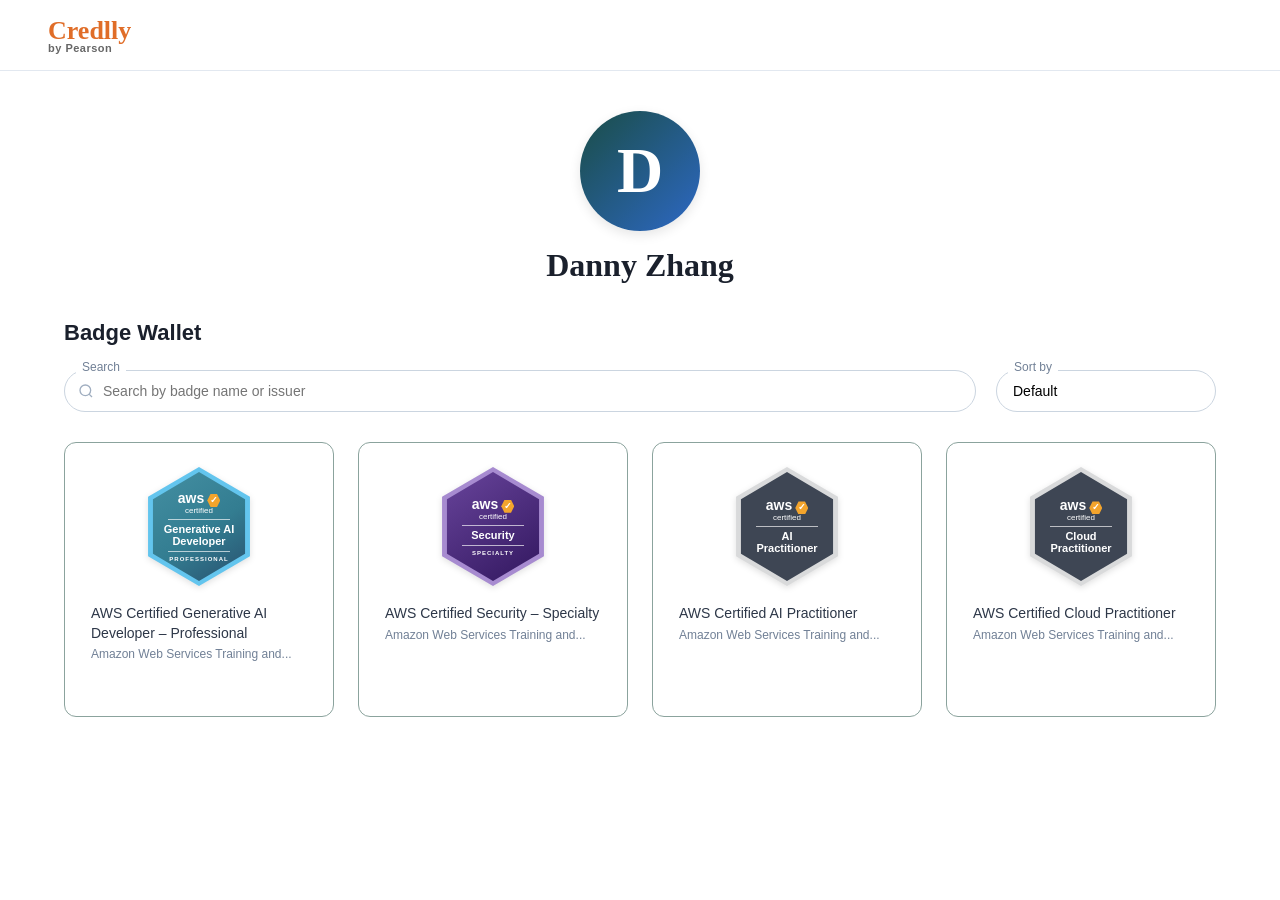
<file: index.html>
<!DOCTYPE html>
<html lang="en">
<head>
  <meta charset="UTF-8">
  <meta name="viewport" content="width=device-width, initial-scale=1.0">
  <title>Danny Zhang - Credlly Profile</title>
  <style>
    * {
      box-sizing: border-box;
      margin: 0;
      padding: 0;
    }
    body {
      font-family: -apple-system, BlinkMacSystemFont, "Segoe UI", Roboto, Helvetica, Arial, sans-serif;
      color: #2b2b2b;
      background-color: #ffffff;
      padding-bottom: 60px;
    }
    header {
      display: flex;
      justify-content: space-between;
      align-items: center;
      padding: 16px 48px;
      border-bottom: 1px solid #e2e8f0;
    }
    .brand-section {
      display: flex;
      align-items: center;
      gap: 24px;
    }
    .logo {
      font-weight: 800;
      font-size: 26px;
      color: #e06d28;
      text-decoration: none;
      font-family: Georgia, serif;
    }
    .logo span {
      font-size: 11px;
      display: block;
      color: #666;
      font-family: sans-serif;
      letter-spacing: 0.5px;
      margin-top: -4px;
    }
    .search-bar-header {
      display: flex;
      align-items: center;
      border: 1px solid #718096;
      border-radius: 20px;
      padding: 8px 16px;
      width: 480px;
      background: #fff;
    }
    .search-bar-header input {
      border: none;
      outline: none;
      width: 100%;
      margin-left: 8px;
      font-size: 14px;
      color: #4a5568;
    }
    .auth-buttons {
      display: flex;
      gap: 12px;
    }
    .btn-outline {
      padding: 8px 18px;
      border: 1.5px solid #1a4d46;
      color: #1a4d46;
      border-radius: 4px;
      font-weight: 600;
      text-decoration: none;
      font-size: 14px;
    }
    .btn-solid {
      padding: 8px 18px;
      background-color: #1a4d46;
      color: #ffffff;
      border-radius: 4px;
      font-weight: 600;
      text-decoration: none;
      font-size: 14px;
    }
    .profile-container {
      text-align: center;
      padding: 40px 20px 30px;
    }
    .profile-name {
      font-family: Georgia, serif;
      font-size: 32px;
      font-weight: 700;
      color: #1a202c;
      margin-bottom: 6px;
    }
    .profile-title {
      font-size: 15px;
      color: #4a5568;
      margin-bottom: 12px;
      font-weight: 500;
    }
    .social-icon {
      display: inline-flex;
      align-items: center;
      justify-content: center;
      width: 20px;
      height: 20px;
      background-color: #0077b5;
      color: white;
      border-radius: 2px;
      font-size: 12px;
      font-weight: bold;
      text-decoration: none;
    }
    .content-section {
      max-width: 1200px;
      margin: 0 auto;
      padding: 0 24px;
    }
    .section-title {
      font-size: 22px;
      font-weight: 700;
      color: #1a202c;
      margin-bottom: 24px;
    }
    .controls-row {
      display: flex;
      justify-content: space-between;
      gap: 20px;
      margin-bottom: 30px;
    }
    .search-filter-box {
      flex: 1;
      position: relative;
    }
    .search-filter-box label {
      position: absolute;
      top: -10px;
      left: 12px;
      background: white;
      padding: 0 6px;
      font-size: 12px;
      color: #718096;
    }
    .search-filter-input {
      width: 100%;
      padding: 12px 14px 12px 38px;
      border: 1px solid #cbd5e0;
      border-radius: 24px;
      font-size: 14px;
      outline: none;
    }
    .search-icon {
      position: absolute;
      left: 14px;
      top: 50%;
      transform: translateY(-50%);
      color: #a0aec0;
    }
    .sort-box {
      position: relative;
      width: 220px;
    }
    .sort-box label {
      position: absolute;
      top: -10px;
      left: 12px;
      background: white;
      padding: 0 6px;
      font-size: 12px;
      color: #718096;
    }
    .avatar-letter {
      width: 120px;
    height: 120px;
    border-radius: 50%;

    background: linear-gradient(135deg, #1a4d46 0%, #2d68c4 100%);
    color: #ffffff;

    font-family: Georgia, serif;
    font-size: 64px;
    font-weight: bold;

    display: flex;
    align-items: center;
    justify-content: center;

    /* Center above Danny Zhang */
    margin: 0 auto 16px;

    box-shadow: 0 4px 12px rgba(0, 0, 0, 0.1);
    }
    .sort-select {
      width: 100%;
      padding: 12px 16px;
      border: 1px solid #cbd5e0;
      border-radius: 24px;
      font-size: 14px;
      outline: none;
      background: white;
      appearance: none;
      cursor: pointer;
    }
    .badge-grid {
      display: grid;
      grid-template-columns: repeat(auto-fill, minmax(250px, 1fr));
      gap: 24px;
    }

    .badge-card {
  border: 1px solid #8ba39d;
  border-radius: 12px;
  padding: 24px 26px;
  min-height: 275px;

  text-align: left;
  text-decoration: none;
  color: inherit;

  background: #ffffff;
  display: flex;
  flex-direction: column;
  align-items: center;
  justify-content: flex-start;

  transition: transform 0.2s, box-shadow 0.2s;
}

.badge-card:hover {
  transform: translateY(-4px);
  box-shadow: 0 10px 20px rgba(0, 0, 0, 0.08);
}
    /* .badge-icon-wrap {
      height: 140px;
      display: flex;
      align-items: center;
      justify-content: center;
      margin-bottom: 20px;
      width: 100%;
    } */
    
    /* Hexagonal AWS badge artwork */
.badge-icon-wrap {
  height: 125px;
  display: flex;
  align-items: flex-start;
  justify-content: center;
  margin-bottom: 8px;
  width: 100%;
}
.badge-title {
  width: 100%;
  text-align: left;
  font-size: 14px;
  font-weight: 400;
  color: #2d3748;
  line-height: 1.4;
  margin-bottom: 4px;
}

.badge-issuer {
  width: 100%;
  text-align: left;
  font-size: 12px;
  color: #718096;
  margin-bottom: 10px;
}
.badge-art {
  width: 104px;
  height: 119px;
  flex-shrink: 0;
  margin: 0 auto 18px;
  filter: drop-shadow(0 2px 3px rgba(0, 0, 0, 0.12));
}

.badge-art-border {
  width: 100%;
  height: 100%;
  background: var(--badge-border);
  clip-path: polygon(
    50% 0%,
    99% 25%,
    99% 75%,
    50% 100%,
    1% 75%,
    1% 25%
  );
  padding: 5px;
}

.badge-art-background {
  width: 100%;
  height: 100%;
  background: var(--badge-background);
  clip-path: polygon(
    50% 0%,
    99% 25%,
    99% 75%,
    50% 100%,
    1% 75%,
    1% 25%
  );
  color: white;
  display: flex;
  flex-direction: column;
  align-items: center;
  justify-content: center;
  text-align: center;
  padding: 8px 6px;
}

.badge-art-logo {
  font-size: 14px;
  font-weight: bold;
  line-height: 1;
}

.badge-art-check {
  display: inline-flex;
  align-items: center;
  justify-content: center;

  width: 13px;
  height: 13px;

  background: #f3a42c;
  color: #ffffff;

  font-size: 9px;
  font-weight: bold;
  line-height: 1;

  margin-left: 3px;

  clip-path: polygon(
    25% 0%,
    75% 0%,
    100% 50%,
    75% 100%,
    25% 100%,
    0% 50%
  );
}

.badge-art-certified {
  font-size: 8px;
  margin-bottom: 4px;
  font-weight: 300;
  line-height: 1;
}

.badge-art-divider {
  width: 75%;
  height: 1px;
  flex-shrink: 0;
  background: rgba(255, 255, 255, 0.65);
  margin-bottom: 4px;
}

.badge-art-title {
  font-size: 11px;
  font-weight: bold;
  line-height: 1.05;
}

.badge-art-bottom-divider {
  margin-top: 4px;
  margin-bottom: 4px;
}

.badge-art-level {
  font-size: 6px;
  font-weight: bold;
  letter-spacing: 1px;
  line-height: 1;
}
.badge-card[data-name="AWS Certified Cloud Practitioner"] .badge-art-background,
.badge-card[data-name="AWS Certified AI Practitioner"] .badge-art-background {
    background: #3E4654 !important;
    border-color: #D9DADB;
}
  </style>
</head>
<body>

  <header>
    <div class="brand-section">
      <a href="#" class="logo">Credlly<span>by Pearson</span></a>
    </div>
  </header>

  <section class="profile-container">
    <div class="avatar-letter">D</div>
    <h1 class="profile-name">Danny Zhang</h1>
  </section>

  <section class="content-section">
    <h2 class="section-title">Badge Wallet</h2>

    <div class="controls-row">
      <div class="search-filter-box">
        <label>Search</label>
        <svg class="search-icon" width="16" height="16" fill="none" stroke="currentColor" stroke-width="2" viewBox="0 0 24 24"><circle cx="11" cy="11" r="8"/><path d="m21 21-4.35-4.35"/></svg>
        <input type="text" id="badgeSearch" class="search-filter-input" placeholder="Search by badge name or issuer" onkeyup="filterBadges()">
      </div>
      <div class="sort-box">
        <label>Sort by</label>
        <select class="sort-select" id="badgeSort" onchange="sortBadges()">
          <option value="default">Default</option>
  <option value="name-az">Name A-Z</option>
        </select>
      </div>
    </div>

    <div class="badge-grid" id="badgeGrid">
      <a href="./aws_security_specialty_credly_files/index.html" class="badge-card" data-name="AWS Certified Security – Specialty">
        <div class="badge-art" style="
  --badge-border: #a78bd0;
  --badge-background: linear-gradient(145deg, #68449b, #32175f);
">
  <div class="badge-art-border">
    <div class="badge-art-background">
      <div class="badge-art-logo">aws<span class="badge-art-check">✓</span></div>
      <div class="badge-art-certified">certified</div>
      <div class="badge-art-divider"></div>
      <div class="badge-art-title">Security</div>
      <div class="badge-art-divider badge-art-bottom-divider"></div>
      <div class="badge-art-level">SPECIALTY</div>
    </div>
  </div>
</div>
        <div class="badge-title">AWS Certified Security – Specialty</div>
        <div class="badge-issuer">Amazon Web Services Training and...</div>
      </a>

      <a href="./aws_cloud_practitioner_credly_files/index.html" class="badge-card" data-name="AWS Certified Cloud Practitioner">
        <div class="badge-art" style="
  --badge-border: #D9DADB;
  --badge-background: linear-gradient(145deg, #448fc4, #19477f);
">
  <div class="badge-art-border">
    <div class="badge-art-background">
      <div class="badge-art-logo">aws<span class="badge-art-check">✓</span></div>
      <div class="badge-art-certified">certified</div>
      <div class="badge-art-divider"></div>
      <div class="badge-art-title">Cloud<br>Practitioner</div>
    </div>
  </div>
</div>
        <div class="badge-title">AWS Certified Cloud Practitioner</div>
        <div class="badge-issuer">Amazon Web Services Training and...</div>
      </a>

      <a href="./aws_ai_practitioner_credly_files/index.html" class="badge-card" data-name="AWS Certified AI Practitioner">
        <div class="badge-art" style="
  --badge-border: #D9DADB;
  --badge-background: linear-gradient(145deg, #d34d91, #781344);
">
  <div class="badge-art-border">
    <div class="badge-art-background">
      <div class="badge-art-logo">aws<span class="badge-art-check">✓</span></div>
      <div class="badge-art-certified">certified</div>
      <div class="badge-art-divider"></div>
      <div class="badge-art-title">AI<br>Practitioner</div>
    </div>
  </div>
</div>
        <div class="badge-title">AWS Certified AI Practitioner</div>
        <div class="badge-issuer">Amazon Web Services Training and...</div>
      </a>

      <a href="./aws_ai_professional_credly_files/index.html" class="badge-card" data-name="AWS Certified Generative AI Developer - Professional">
        <div class="badge-art" style="
  --badge-border: #63c5ee;
  --badge-background: linear-gradient(145deg, #448fa2, #337d91 55%, #28516f);
">
  <div class="badge-art-border">
    <div class="badge-art-background">
      <div class="badge-art-logo">aws<span class="badge-art-check">✓</span></div>
      <div class="badge-art-certified">certified</div>
      <div class="badge-art-divider"></div>
      <div class="badge-art-title">Generative AI<br>Developer</div>
      <div class="badge-art-divider badge-art-bottom-divider"></div>
      <div class="badge-art-level">PROFESSIONAL</div>
    </div>
  </div>
</div>
        <div class="badge-title">AWS Certified Generative AI Developer – Professional</div>
        <div class="badge-issuer">Amazon Web Services Training and...</div>
      </a>
    </div>
  </section>

  <script>
    // Default order: newest to oldest
const defaultBadgeOrder = [
  'AWS Certified Generative AI Developer - Professional',
  'AWS Certified Security – Specialty',
  'AWS Certified AI Practitioner',
  'AWS Certified Cloud Practitioner'
];

function sortBadges() {
  const grid = document.getElementById('badgeGrid');
  const cards = Array.from(grid.querySelectorAll('.badge-card'));
  const sortValue = document.getElementById('badgeSort').value;

  cards.sort((a, b) => {
    const nameA = a.getAttribute('data-name');
    const nameB = b.getAttribute('data-name');

    if (sortValue === 'name-az') {
      return nameA.localeCompare(nameB, undefined, {
        sensitivity: 'base'
      });
    }

    return defaultBadgeOrder.indexOf(nameA) -
           defaultBadgeOrder.indexOf(nameB);
  });

  cards.forEach(card => grid.appendChild(card));

  filterBadges();
}

function filterBadges() {
  const query = document
    .getElementById('badgeSearch')
    .value.toLowerCase();

  const cards = document.querySelectorAll('.badge-card');

  cards.forEach(card => {
    const title = card.getAttribute('data-name').toLowerCase();
    card.style.display = title.includes(query) ? 'flex' : 'none';
  });
}

// Apply default sorting when the page loads
sortBadges();
  </script>
</body>
</html>
</file>
